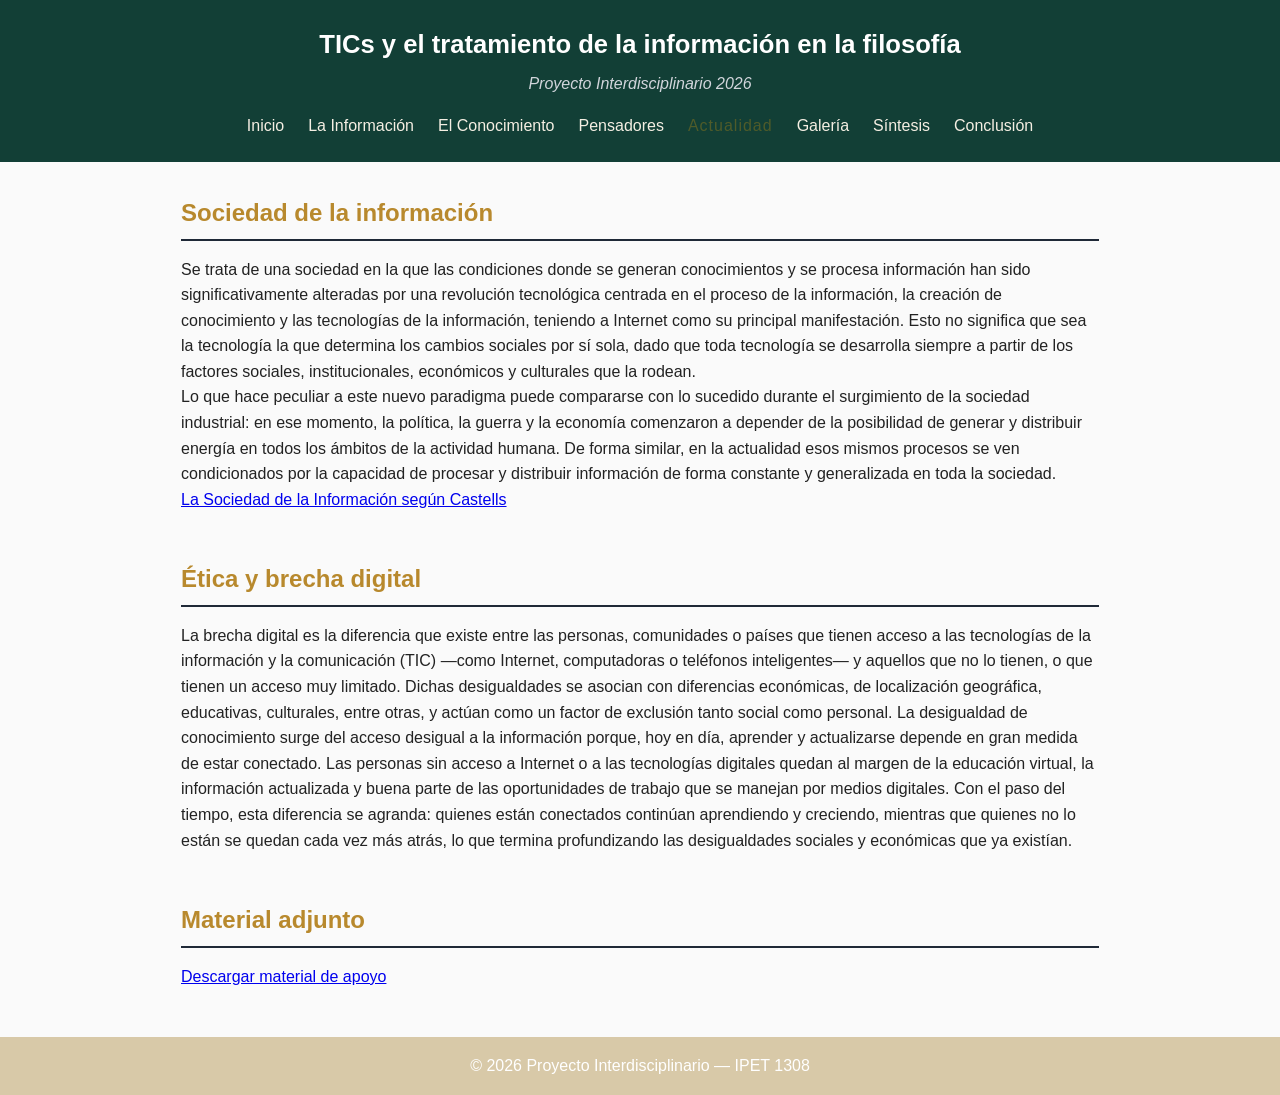
<file: actualidad.html>
<!DOCTYPE html>
<html lang="es">
<head>
    <meta charset="UTF-8">
    <meta name="viewport" content="width=device-width, initial-scale=1.0">
    <title>Actualidad - TICs y Filosofía</title>
    <link rel="stylesheet" href="css/estilos.css">
</head>
<body>

    <header>
        <h1>TICs y el tratamiento de la información en la filosofía</h1>
        <p class="slogan">Proyecto Interdisciplinario 2026</p>
        <nav>
            <ul>
                <li><a href="index.html">Inicio</a></li>
                <li><a href="informacion.html">La Información</a></li>
                <li><a href="filosofia.html">El Conocimiento</a></li>
                <li><a href="pensadores.html">Pensadores</a></li>
                <li><a href="actualidad.html">Actualidad</a></li>
                <li><a href="galeria.html">Galería</a></li>
                <li><a href="sintesis.html">Síntesis</a></li>
                <li><a href="conclusion.html">Conclusión</a></li>
            </ul>
        </nav>
    </header>

    <main>
        <section id="sociedad-informacion">
            <h2>Sociedad de la información</h2>
            <!-- TAREA: Investigá el concepto de Manuel Castells y explicalo con tus palabras (al menos 2 párrafos) -->
            <p>Se trata de una sociedad en la que las condiciones donde se generan conocimientos y se procesa información han sido significativamente alteradas por una revolución tecnológica centrada en el proceso de la información, la creación de conocimiento y las tecnologías de la información, teniendo a Internet como su principal manifestación. Esto no significa que sea la tecnología la que determina los cambios sociales por sí sola, dado que toda tecnología se desarrolla siempre a partir de los factores sociales, institucionales, económicos y culturales que la rodean.</p>
            <p>Lo que hace peculiar a este nuevo paradigma puede compararse con lo sucedido durante el surgimiento de la sociedad industrial: en ese momento, la política, la guerra y la economía comenzaron a depender de la posibilidad de generar y distribuir energía en todos los ámbitos de la actividad humana. De forma similar, en la actualidad esos mismos procesos se ven condicionados por la capacidad de procesar y distribuir información de forma constante y generalizada en toda la sociedad.</p>
            <!-- TAREA: Citá la fuente consultada -->
            <p><a href="https://es.scribd.com/doc/8004930/Castells-entendiendo-nuestro-mundo" target="_blank">La Sociedad de la Información según Castells</a></p> 
        </section>
         <section id="brecha-digital">
            <h2>Ética y brecha digital</h2>
            <!-- TAREA: Explicá qué es la brecha digital y por qué genera desigualdad de acceso al conocimiento -->
            <p>La brecha digital es la diferencia que existe entre las personas, comunidades o países que tienen acceso a las tecnologías de la información y la comunicación (TIC) —como Internet, computadoras o teléfonos inteligentes— y aquellos que no lo tienen, o que tienen un acceso muy limitado. Dichas desigualdades   se asocian con diferencias económicas, de localización geográfica, educativas, culturales, entre otras, y actúan como un factor de exclusión tanto social como personal. 
                La desigualdad de conocimiento surge del acceso desigual a la información porque, hoy en día, aprender y actualizarse depende en gran medida de estar conectado. Las personas sin acceso a Internet o a las tecnologías digitales quedan al margen de la educación virtual, la información actualizada y buena parte de las oportunidades de trabajo que se manejan por medios digitales. Con el paso del tiempo, esta diferencia se agranda: quienes están conectados continúan aprendiendo y creciendo, mientras que quienes no lo están se quedan cada vez más atrás, lo que termina profundizando las desigualdades sociales y económicas que ya existían.</p>
        </section>

        <section id="material-adjunto">
            <h2>Material adjunto</h2>
            <!-- TAREA: Subí un PDF o material de apoyo a la carpeta /docs y enlazalo aquí -->
            <a href="docs/material.pdf" download>Descargar material de apoyo</a>
        </section>
    </main>

    <footer>
        <p>© 2026 Proyecto Interdisciplinario — IPET 1308</p>
    </footer>

    <script src="js/script.js"></script>
</body>
</html>
</file>
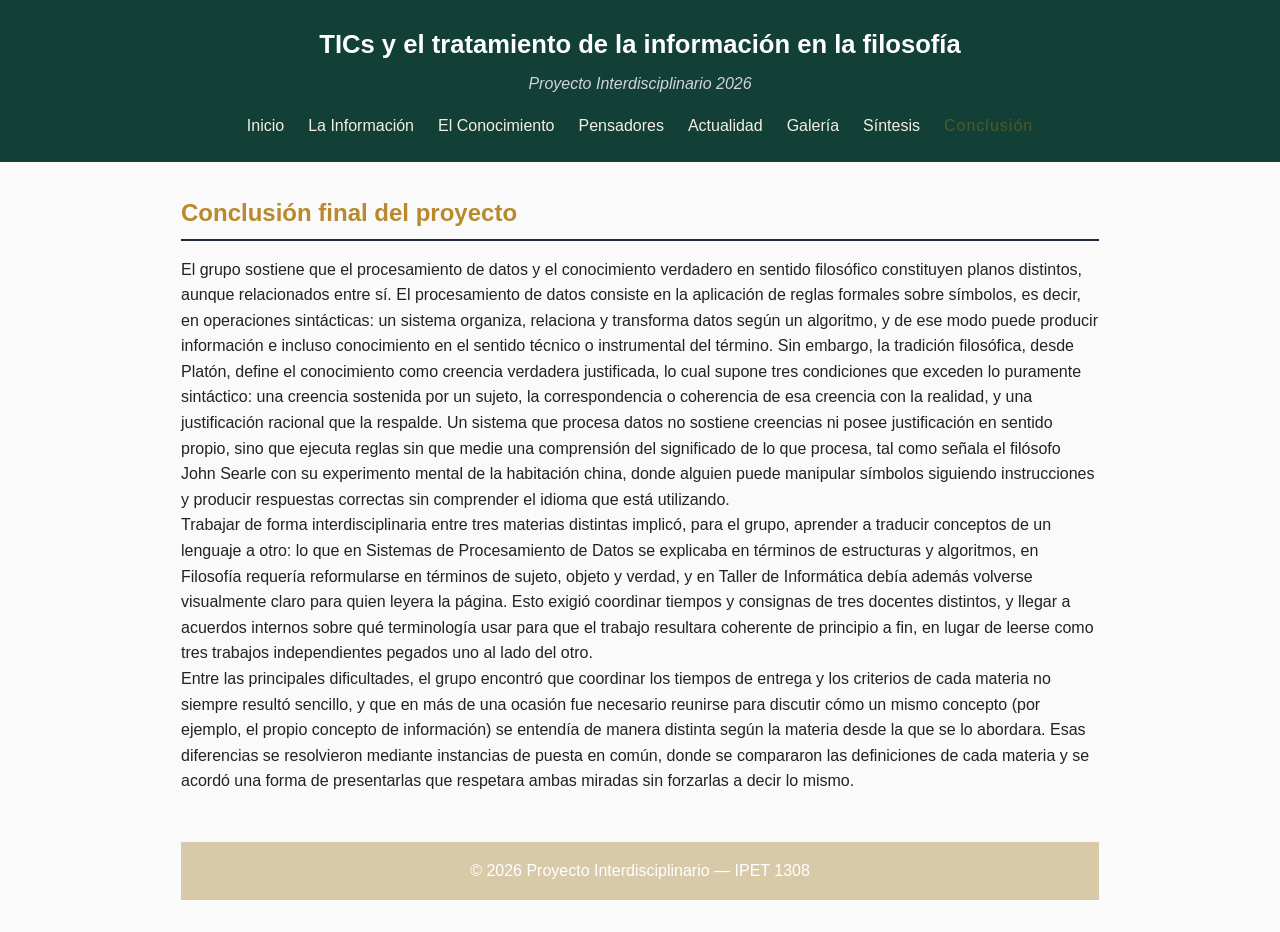
<file: conclusion.html>
<!DOCTYPE html>
<html lang="es">
<head>
    <meta charset="UTF-8">
    <meta name="viewport" content="width=device-width, initial-scale=1.0">
    <title>Conclusión - TICs y Filosofía</title>
    <link rel="stylesheet" href="css/estilos.css">
</head>
<body>

    <header>
        <h1>TICs y el tratamiento de la información en la filosofía</h1>
        <p class="slogan">Proyecto Interdisciplinario 2026</p>
        <nav>
            <ul>
                <li><a href="index.html">Inicio</a></li>
                <li><a href="informacion.html">La Información</a></li>
                <li><a href="filosofia.html">El Conocimiento</a></li>
                <li><a href="pensadores.html">Pensadores</a></li>
                <li><a href="actualidad.html">Actualidad</a></li>
                <li><a href="galeria.html">Galería</a></li>
                <li><a href="sintesis.html">Síntesis</a></li>
                <li><a href="conclusion.html">Conclusión</a></li>
            </ul>
        </nav>
    </header>

    <main>
        <section id="conclusion-final">
            <h2>Conclusión final del proyecto</h2>
            <!-- TAREA: Escriban acá la conclusión final y real del proyecto, distinta de la postura personal de Síntesis. -->
            <!-- Esta conclusión debe integrar lo trabajado en las tres materias (Taller de Informática, -->
            <!-- Sistemas de Procesamiento de Datos I y Filosofía) y reflexionar sobre qué aprendieron -->
            <!-- haciendo el proyecto, no solo sobre el tema en sí. -->
            <p>El grupo sostiene que el procesamiento de datos y el conocimiento verdadero en sentido filosófico constituyen planos distintos, aunque relacionados entre sí. El procesamiento de datos consiste en la aplicación de reglas formales sobre símbolos, es decir, en operaciones sintácticas: un sistema organiza, relaciona y transforma datos según un algoritmo, y de ese modo puede producir información e incluso conocimiento en el sentido técnico o instrumental del término. Sin embargo, la tradición filosófica, desde Platón, define el conocimiento como creencia verdadera justificada, lo cual supone tres condiciones que exceden lo puramente sintáctico: una creencia sostenida por un sujeto, la correspondencia o coherencia de esa creencia con la realidad, y una justificación racional que la respalde. Un sistema que procesa datos no sostiene creencias ni posee justificación en sentido propio, sino que ejecuta reglas sin que medie una comprensión del significado de lo que procesa, tal como señala el filósofo John Searle con su experimento mental de la habitación china, donde alguien puede manipular símbolos siguiendo instrucciones y producir respuestas correctas sin comprender el idioma que está utilizando.</p>
            <p>Trabajar de forma interdisciplinaria entre tres materias distintas implicó, para el grupo, aprender a traducir conceptos de un lenguaje a otro: lo que en Sistemas de Procesamiento de Datos se explicaba en términos de estructuras y algoritmos, en Filosofía requería reformularse en términos de sujeto, objeto y verdad, y en Taller de Informática debía además volverse visualmente claro para quien leyera la página. Esto exigió coordinar tiempos y consignas de tres docentes distintos, y llegar a acuerdos internos sobre qué terminología usar para que el trabajo resultara coherente de principio a fin, en lugar de leerse como tres trabajos independientes pegados uno al lado del otro.</p>
            <p>Entre las principales dificultades, el grupo encontró que coordinar los tiempos de entrega y los criterios de cada materia no siempre resultó sencillo, y que en más de una ocasión fue necesario reunirse para discutir cómo un mismo concepto (por ejemplo, el propio concepto de información) se entendía de manera distinta según la materia desde la que se lo abordara. Esas diferencias se resolvieron mediante instancias de puesta en común, donde se compararon las definiciones de cada materia y se acordó una forma de presentarlas que respetara ambas miradas sin forzarlas a decir lo mismo.</p>
        </section>
    <footer>
        <p>© 2026 Proyecto Interdisciplinario — IPET 1308</p>
    </footer>

    <script src="js/script.js"></script>
</body>
</html>
</file>
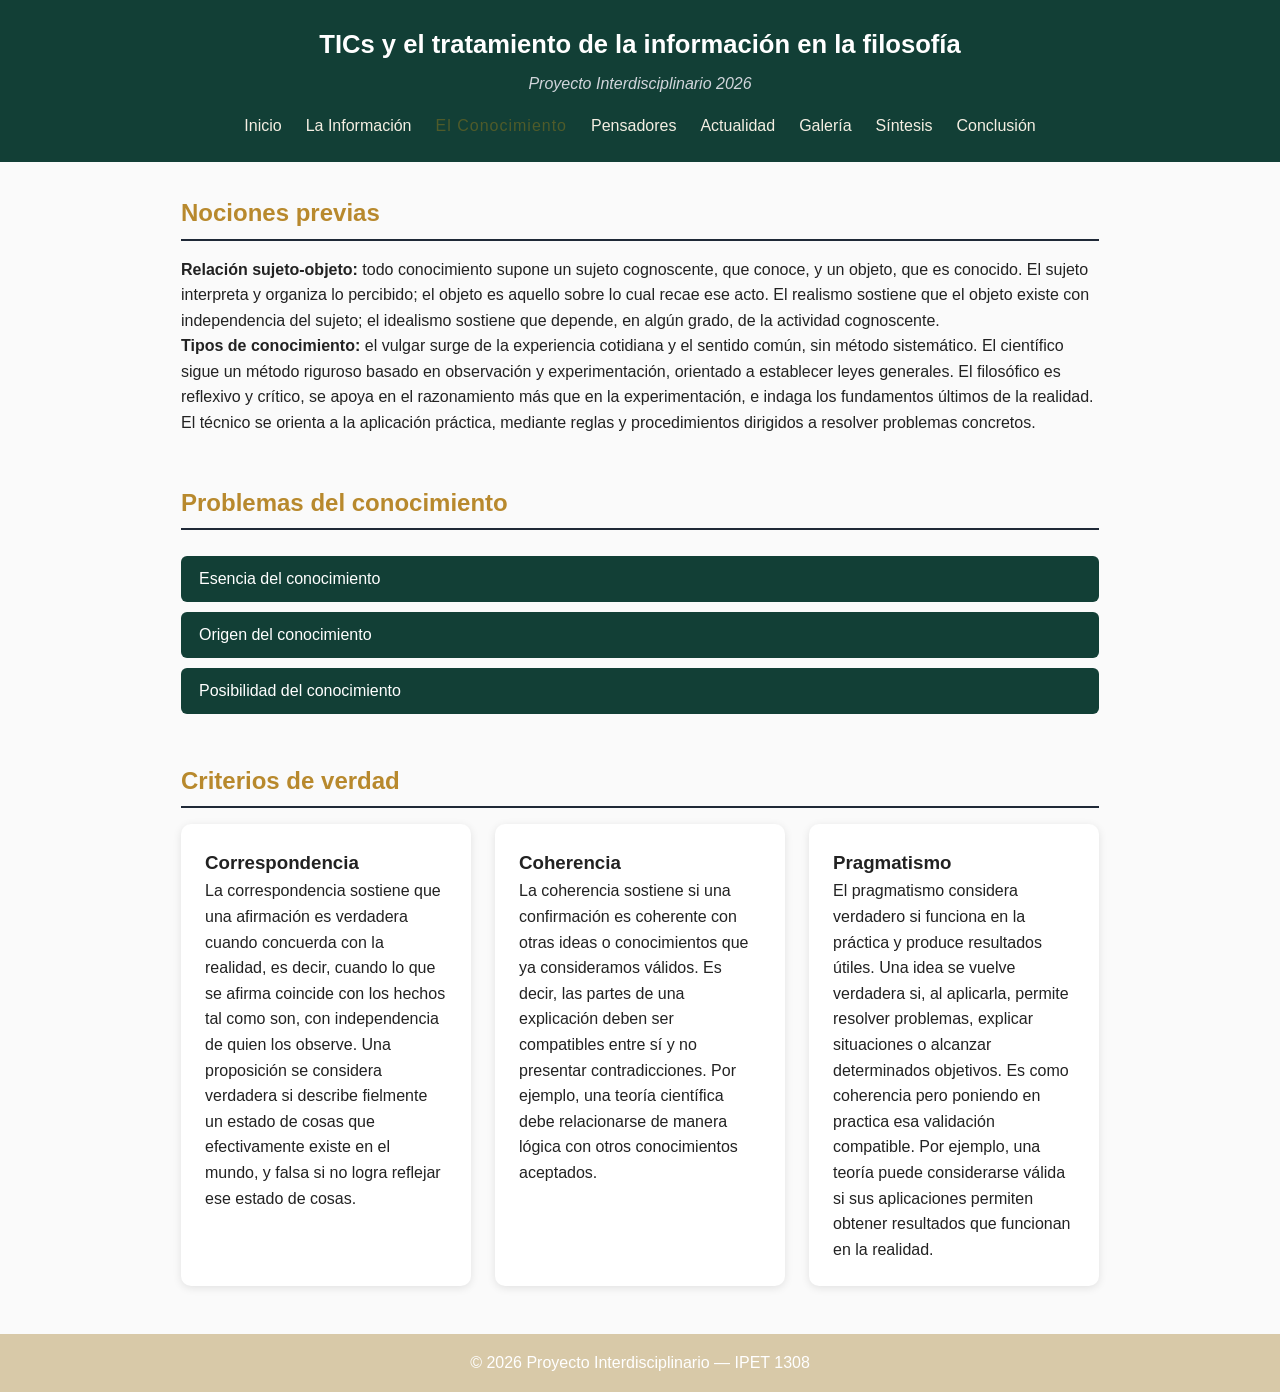
<file: filosofia.html>
<!DOCTYPE html>
<html lang="es">
<head>
    <meta charset="UTF-8">
    <meta name="viewport" content="width=device-width, initial-scale=1.0">
    <title>El Conocimiento - TICs y Filosofía</title>
    <link rel="stylesheet" href="css/estilos.css">
</head>
<body>

    <header>
        <h1>TICs y el tratamiento de la información en la filosofía</h1>
        <p class="slogan">Proyecto Interdisciplinario 2026</p>
        <nav>
            <ul>
                <li><a href="index.html">Inicio</a></li>
                <li><a href="informacion.html">La Información</a></li>
                <li><a href="filosofia.html">El Conocimiento</a></li>
                <li><a href="pensadores.html">Pensadores</a></li>
                <li><a href="actualidad.html">Actualidad</a></li>
                <li><a href="galeria.html">Galería</a></li>
                <li><a href="sintesis.html">Síntesis</a></li>
                <li><a href="conclusion.html">Conclusión</a></li>
            </ul>
        </nav>
    </header>

    <main>
        <section id="nociones-previas">
            <h2>Nociones previas</h2>
            <!-- TAREA: Completá con la explicación de sujeto-objeto y tipos de conocimiento -->
            <p><b>Relación sujeto-objeto:</b> todo conocimiento supone un sujeto cognoscente, que conoce, y un objeto, que es conocido. El sujeto interpreta y organiza lo percibido; el objeto es aquello sobre lo cual recae ese acto. El realismo sostiene que el objeto existe con independencia del sujeto; el idealismo sostiene que depende, en algún grado, de la actividad cognoscente.</p>
            <p><b>Tipos de conocimiento:</b> el vulgar surge de la experiencia cotidiana y el sentido común, sin método sistemático. El científico sigue un método riguroso basado en observación y experimentación, orientado a establecer leyes generales. El filosófico es reflexivo y crítico, se apoya en el razonamiento más que en la experimentación, e indaga los fundamentos últimos de la realidad. El técnico se orienta a la aplicación práctica, mediante reglas y procedimientos dirigidos a resolver problemas concretos.</p>
        </section>

        <section id="problemas-conocimiento">
            <h2>Problemas del conocimiento</h2>

            <!-- ACORDEÓN: cada botón despliega su panel -->
            <button class="acordeon">Esencia del conocimiento</button>
            <div class="panel">
                <!-- TAREA: Completá con la explicación de dogmatismo, escepticismo, relativismo, criticismo -->
                <p>Pregunta qué es propiamente conocer. El <i>dogmatismo</i>, propio del pensamiento griego antiguo previo a la filosofía crítica, sostiene que el sujeto puede aprehender el objeto tal como es en sí mismo. El <i>escepticismo</i>, cuyo representante clásico es <b>Pirrón de Elis</b> y que en la modernidad encuentra en <b>David Hume</b> un exponente relevante, niega esa posibilidad y sostiene que corresponde suspender el juicio ante la imposibilidad de certeza. El <i>relativismo</i>, sostenido por los sofistas y en particular por Protágoras, afirma que la verdad depende del sujeto o de su contexto. El criticismo de <b>Kant</b> examina las condiciones y límites bajo los cuales el sujeto puede conocer el objeto, sin afirmar una captación absoluta ni negar por completo la posibilidad de conocer.</p>
            </div>

            <button class="acordeon">Origen del conocimiento</button>
            <div class="panel">
                <!-- TAREA: Completá con racionalismo, empirismo y la síntesis kantiana -->
                <p>Pregunta de dónde proviene el conocimiento. El <i>racionalismo</i>, con <b>Descartes</b>, <b>Spinoza</b> y <b>Leibniz</b> como principales representantes, ubica la fuente del conocimiento en la razón y en ideas innatas; Descartes consideraba que ideas como la de Dios estaban presentes en la mente con independencia de la experiencia. El <i>empirismo</i>, representado por <b>Locke</b>, <b>Berkeley</b> y <b>Hume</b>, sostiene en cambio que todo conocimiento proviene de la experiencia sensible, siendo la imagen de la <i>tabula rasa</i>, atribuida a Locke, la que describe la mente al nacer. <b>Kant</b> propone su síntesis: la experiencia aporta el contenido y la razón aporta la forma que lo organiza, de modo que sin experiencia los conceptos quedan vacíos y sin conceptos la experiencia resulta ciega.</p>
            </div>

            <button class="acordeon">Posibilidad del conocimiento</button>
            <div class="panel">
                <!-- TAREA: Completá con dogmatismo, escepticismo y criticismo aplicados a este problema -->
                <p>Pregunta si el conocimiento verdadero es alcanzable. El <i>dogmatismo</i> lo afirma sin cuestionamientos. El <i>escepticismo</i> de <b>Pirrón</b> y <b>Hume</b> lo niega o lo pone en duda, ya sea por la relatividad de la percepción o por los límites del razonamiento inductivo. El <i>criticismo</i> de <b>Kant</b> ocupa una posición intermedia, examinando bajo qué condiciones resulta posible conocer, delimitando los <i>fenómenos</i>, que pueden conocerse, de las <i>cosas en sí</i>, que escapan a esa posibilidad.</p>
            </div>
        </section>

        <section id="criterios-verdad">
            <h2>Criterios de verdad</h2>
            <!-- TAREA: Completá cada tarjeta -->
            <div class="grid-tarjetas">
                <div class="tarjeta">
                    <h3>Correspondencia</h3>
                    <p>La correspondencia sostiene que una afirmación es verdadera cuando concuerda con la realidad, es decir, cuando lo que se afirma coincide con los hechos tal como son, con independencia de quien los observe. Una proposición se considera verdadera si describe fielmente un estado de cosas que efectivamente existe en el mundo, y falsa si no logra reflejar ese estado de cosas. </p>
                </div>
                <div class="tarjeta">
                    <h3>Coherencia</h3>
                    <p>La coherencia sostiene si una confirmación es coherente con otras ideas o conocimientos que ya consideramos válidos. Es decir,
                        las partes de una explicación deben ser compatibles entre sí y no presentar contradicciones. Por ejemplo, una teoría científica
                        debe relacionarse de manera lógica con otros conocimientos aceptados.</p>
                </div>
                <div class="tarjeta">
                    <h3>Pragmatismo</h3>
                    <p>El pragmatismo considera verdadero si funciona en la práctica y produce resultados útiles. Una idea se vuelve verdadera
                        si, al aplicarla, permite resolver problemas, explicar situaciones o alcanzar determinados objetivos. Es como coherencia pero
                        poniendo en practica esa validación compatible. Por ejemplo, una teoría puede considerarse válida si sus aplicaciones permiten obtener
                        resultados que funcionan  en la realidad.</p>
                </div>
            </div>
        </section>
    </main>

    <footer>
        <p>© 2026 Proyecto Interdisciplinario — IPET 1308</p>
    </footer>

    <script src="js/script.js"></script>
</body>
</html>
</file>
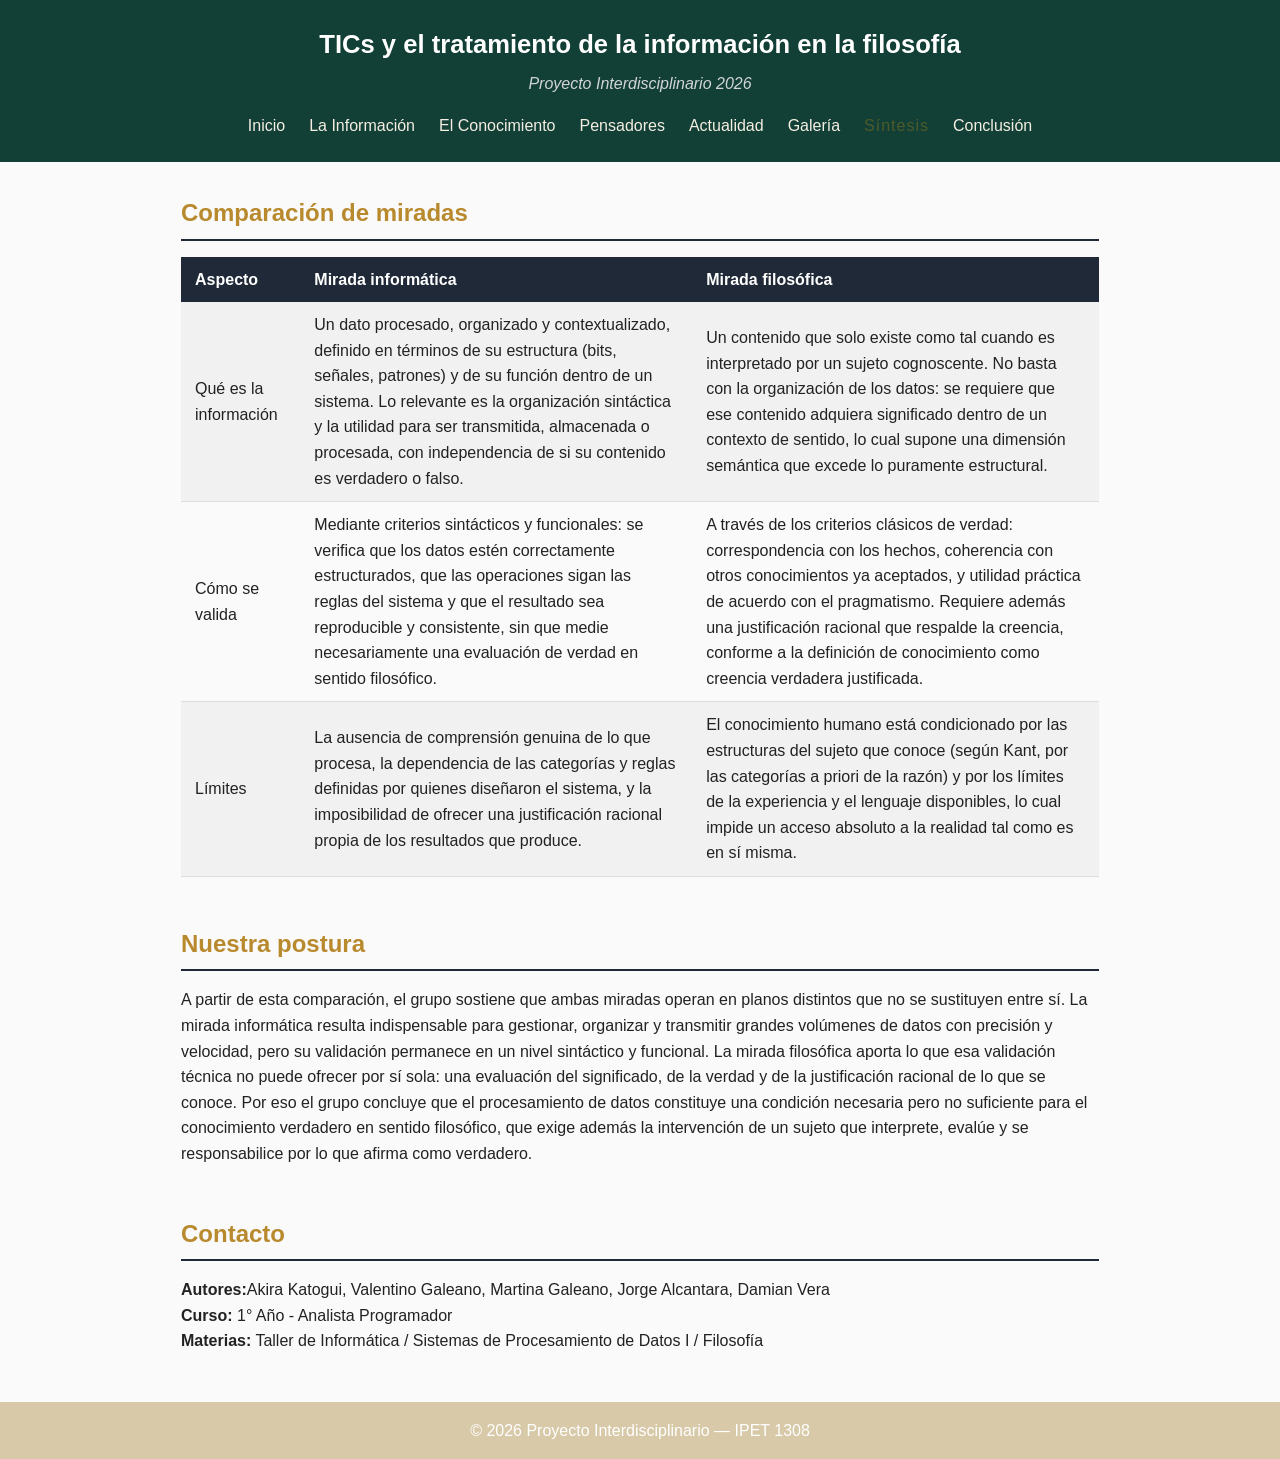
<file: sintesis.html>
<!DOCTYPE html>
<html lang="es">
<head>
    <meta charset="UTF-8">
    <meta name="viewport" content="width=device-width, initial-scale=1.0">
    <title>Síntesis - TICs y Filosofía</title>
    <link rel="stylesheet" href="css/estilos.css">
</head>
<body>

    <header>
        <h1>TICs y el tratamiento de la información en la filosofía</h1>
        <p class="slogan">Proyecto Interdisciplinario 2026</p>
        <nav>
            <ul>
                <li><a href="index.html">Inicio</a></li>
                <li><a href="informacion.html">La Información</a></li>
                <li><a href="filosofia.html">El Conocimiento</a></li>
                <li><a href="pensadores.html">Pensadores</a></li>
                <li><a href="actualidad.html">Actualidad</a></li>
                <li><a href="galeria.html">Galería</a></li>
                <li><a href="sintesis.html">Síntesis</a></li>
                <li><a href="conclusion.html">Conclusión</a></li>
            </ul>
        </nav>
    </header>

    <main>
        <section id="comparacion">
            <h2>Comparación de miradas</h2>
            <!-- TAREA: Completá la tabla comparando la mirada informática y la mirada filosófica -->
            <table>
                <tr>
                    <th>Aspecto</th>
                    <th>Mirada informática</th>
                    <th>Mirada filosófica</th>
                </tr>
                <tr>
                    <td>Qué es la información</td>
                    <td>Un dato procesado, organizado y contextualizado, definido en términos de su estructura (bits, señales, patrones) y de su función dentro de un sistema. Lo relevante es la organización sintáctica y la utilidad para ser transmitida, almacenada o procesada, con independencia de si su contenido es verdadero o falso.</td>
                    <td>Un contenido que solo existe como tal cuando es interpretado por un sujeto cognoscente. No basta con la organización de los datos: se requiere que ese contenido adquiera significado dentro de un contexto de sentido, lo cual supone una dimensión semántica que excede lo puramente estructural.</td>
                </tr>
                <tr>
                    <td>Cómo se valida</td>
                    <td>Mediante criterios sintácticos y funcionales: se verifica que los datos estén correctamente estructurados, que las operaciones sigan las reglas del sistema y que el resultado sea reproducible y consistente, sin que medie necesariamente una evaluación de verdad en sentido filosófico.</td>
                    <td>A través de los criterios clásicos de verdad: correspondencia con los hechos, coherencia con otros conocimientos ya aceptados, y utilidad práctica de acuerdo con el pragmatismo. Requiere además una justificación racional que respalde la creencia, conforme a la definición de conocimiento como creencia verdadera justificada.</td>
                </tr>
                <tr>
                    <td>Límites</td>
                    <td>La ausencia de comprensión genuina de lo que procesa, la dependencia de las categorías y reglas definidas por quienes diseñaron el sistema, y la imposibilidad de ofrecer una justificación racional propia de los resultados que produce.</td>
                    <td>El conocimiento humano está condicionado por las estructuras del sujeto que conoce (según Kant, por las categorías a priori de la razón) y por los límites de la experiencia y el lenguaje disponibles, lo cual impide un acceso absoluto a la realidad tal como es en sí misma.</td>
                </tr>
            </table>
        </section>

        <section id="postura">
            <h2>Nuestra postura</h2>
            <!-- TAREA: Escriban su conclusión grupal respondiendo: ¿el procesamiento de datos puede producir conocimiento verdadero? -->
            <p>A partir de esta comparación, el grupo sostiene que ambas miradas operan en planos distintos que no se sustituyen entre sí. La mirada informática resulta indispensable para gestionar, organizar y transmitir grandes volúmenes de datos con precisión y velocidad, pero su validación permanece en un nivel sintáctico y funcional. La mirada filosófica aporta lo que esa validación técnica no puede ofrecer por sí sola: una evaluación del significado, de la verdad y de la justificación racional de lo que se conoce. Por eso el grupo concluye que el procesamiento de datos constituye una condición necesaria pero no suficiente para el conocimiento verdadero en sentido filosófico, que exige además la intervención de un sujeto que interprete, evalúe y se responsabilice por lo que afirma como verdadero.</p>
        </section>

        <section id="contacto">
            <h2>Contacto</h2>
            <!-- TAREA: Completá con los integrantes reales, curso y materia -->
            <p><strong>Autores:</strong>Akira Katogui, Valentino Galeano, Martina Galeano, Jorge Alcantara, Damian Vera</p>
            <p><strong>Curso:</strong> 1° Año - Analista Programador</p>
            <p><strong>Materias:</strong> Taller de Informática / Sistemas de Procesamiento de Datos I / Filosofía</p>
        </section>
    </main>

    <footer>
        <p>© 2026 Proyecto Interdisciplinario — IPET 1308</p>
    </footer>

    <script src="js/script.js"></script>
</body>
</html>
</file>
<file: css/estilos.css>
/* RESET BÁSICO */
* {
    margin: 0;
    padding: 0;
    box-sizing: border-box;
}

body {
    font-family: 'Segoe UI', Arial, sans-serif;
    line-height: 1.6;
    color: #222;
    background-color: #fafafa;
}

/* ENCABEZADO */
header {
    background-color: #123F36;
    color: white;
    padding: 1.5rem 2rem;
    text-align: center;
}

header h1 {
    font-size: 1.6em;
}

.slogan {
    margin-top: 6px;
    font-style: italic;
    color: #d1d5db;
}

nav ul {
    list-style: none;
    display: flex;
    justify-content: center;
    gap: 1.5rem;
    margin-top: 1rem;
    flex-wrap: wrap;
}

nav a {
    color: #F5EFE3;
    text-decoration: none;
    font-weight: 500;
    transition: color 0.2s ease, letter-spacing 0.2s ease;
}

nav a:hover,
nav a.activo {
    color: #4F5B2A;
    letter-spacing: 1px;
}

/* CONTENIDO PRINCIPAL */
main {
    max-width: 950px;
    margin: 2rem auto;
    padding: 0 1rem;
}

section {
    margin-bottom: 3rem;
}

section h2 {
    color: #B8892D;
    border-bottom: 2px solid #1f2937;
    padding-bottom: 6px;
    margin-bottom: 16px;
}

/* TARJETAS */
.grid-tarjetas {
    display: grid;
    grid-template-columns: repeat(auto-fit, minmax(230px, 1fr));
    gap: 1.5rem;
    margin-top: 1rem;
}

.tarjeta {
    background: white;
    border-radius: 10px;
    box-shadow: 0 2px 8px rgba(0,0,0,0.1);
    padding: 1.5rem;
    transition: transform 0.3s ease, box-shadow 0.3s ease;
}

.tarjeta:hover {
    transform: translateY(-6px);
    box-shadow: 0 8px 20px rgba(0,0,0,0.15);
}

.tarjeta img {
    width: 100%;
    border-radius: 8px;
    margin-bottom: 10px;
}

/* ACORDEÓN */
.acordeon {
    width: 100%;
    text-align: left;
    background-color: #123F36;
    color: white;
    border: none;
    padding: 14px 18px;
    font-size: 1em;
    cursor: pointer;
    border-radius: 6px;
    margin-top: 10px;
}

.acordeon:hover {
    background-color: #374151;
}

.panel {
    display: none;
    background-color: white;
    padding: 16px 18px;
    border-left: 3px solid #123F36;
    margin-bottom: 4px;
}

/* CARRUSEL */
.carrusel {
    width: 100%;
    overflow: hidden;
    max-height: 350px;
}

.carrusel-contenido {
    display: flex;
    animation: desplazar 9s infinite;
}

.carrusel-contenido img {
    min-width: 100%;
    max-height: 350px;
    object-fit: cover;
}

@keyframes desplazar {
    0%   { transform: translateX(0%); }
    33%  { transform: translateX(-100%); }
    66%  { transform: translateX(-200%); }
    100% { transform: translateX(0%); }
}

/* GALERÍA DE IMÁGENES */
.galeria-grid {
    display: grid;
    grid-template-columns: repeat(3, 1fr);
    gap: 12px;
    margin-top: 16px;
}

.galeria-grid img {
    width: 100%;
    height: 200px;
    object-fit: cover;
    border-radius: 8px;
    transition: transform 0.3s ease, opacity 0.3s ease;
}

.galeria-grid img:hover {
    transform: scale(1.05);
    opacity: 0.9;
}

/* GALERÍA DE VIDEOS */
.video-grid {
    display: grid;
    grid-template-columns: repeat(auto-fit, minmax(300px, 1fr));
    gap: 1.5rem;
    margin-top: 16px;
}

.video-item iframe {
    border: none;
    border-radius: 8px;
    display: block;
}

.video-item p {
    margin-top: 8px;
    font-style: italic;
    color: #555;
}

/* TABLAS */
table {
    width: 100%;
    border-collapse: collapse;
    margin-top: 16px;
}

table th {
    background-color: #1f2937;
    color: white;
    padding: 10px 14px;
    text-align: left;
}

table td {
    padding: 10px 14px;
    border-bottom: 1px solid #ddd;
}

table tr:nth-child(even) {
    background-color: #f1f1f1;
}

/* PIE DE PÁGINA */
footer {
    text-align: center;
    padding: 1rem;
    background-color: #D8C9A8;
    color: white;
    margin-top: 3rem;
}

/* ANIMACIÓN DE ENTRADA DE SECCIONES */
section {
    animation: aparecer 0.5s ease-in;
}

@keyframes aparecer {
    from { opacity: 0; transform: translateY(20px); }
    to   { opacity: 1; transform: translateY(0); }
}
/* LIGHTBOX: ampliar imágenes al hacer clic */
.img-ampliable {
    cursor: zoom-in;
    transition: opacity 0.2s ease;
}

.img-ampliable:hover {
    opacity: 0.85;
}

.modal-overlay {
    position: fixed;
    top: 0;
    left: 0;
    width: 100%;
    height: 100%;
    display: flex;
    align-items: center;
    justify-content: center;
    z-index: 300;
}

#modal-imagen-ampliada {
    background-color: rgba(0, 0, 0, 0.85);
    cursor: zoom-out;
}

#imagen-ampliada-contenido {
    max-width: 90%;
    max-height: 90vh;
    border-radius: 6px;
}

.modal-cerrar-imagen {
    position: absolute;
    top: 20px;
    right: 35px;
    color: white;
    font-size: 2.5em;
    font-weight: bold;
    cursor: pointer;
}
</file>
